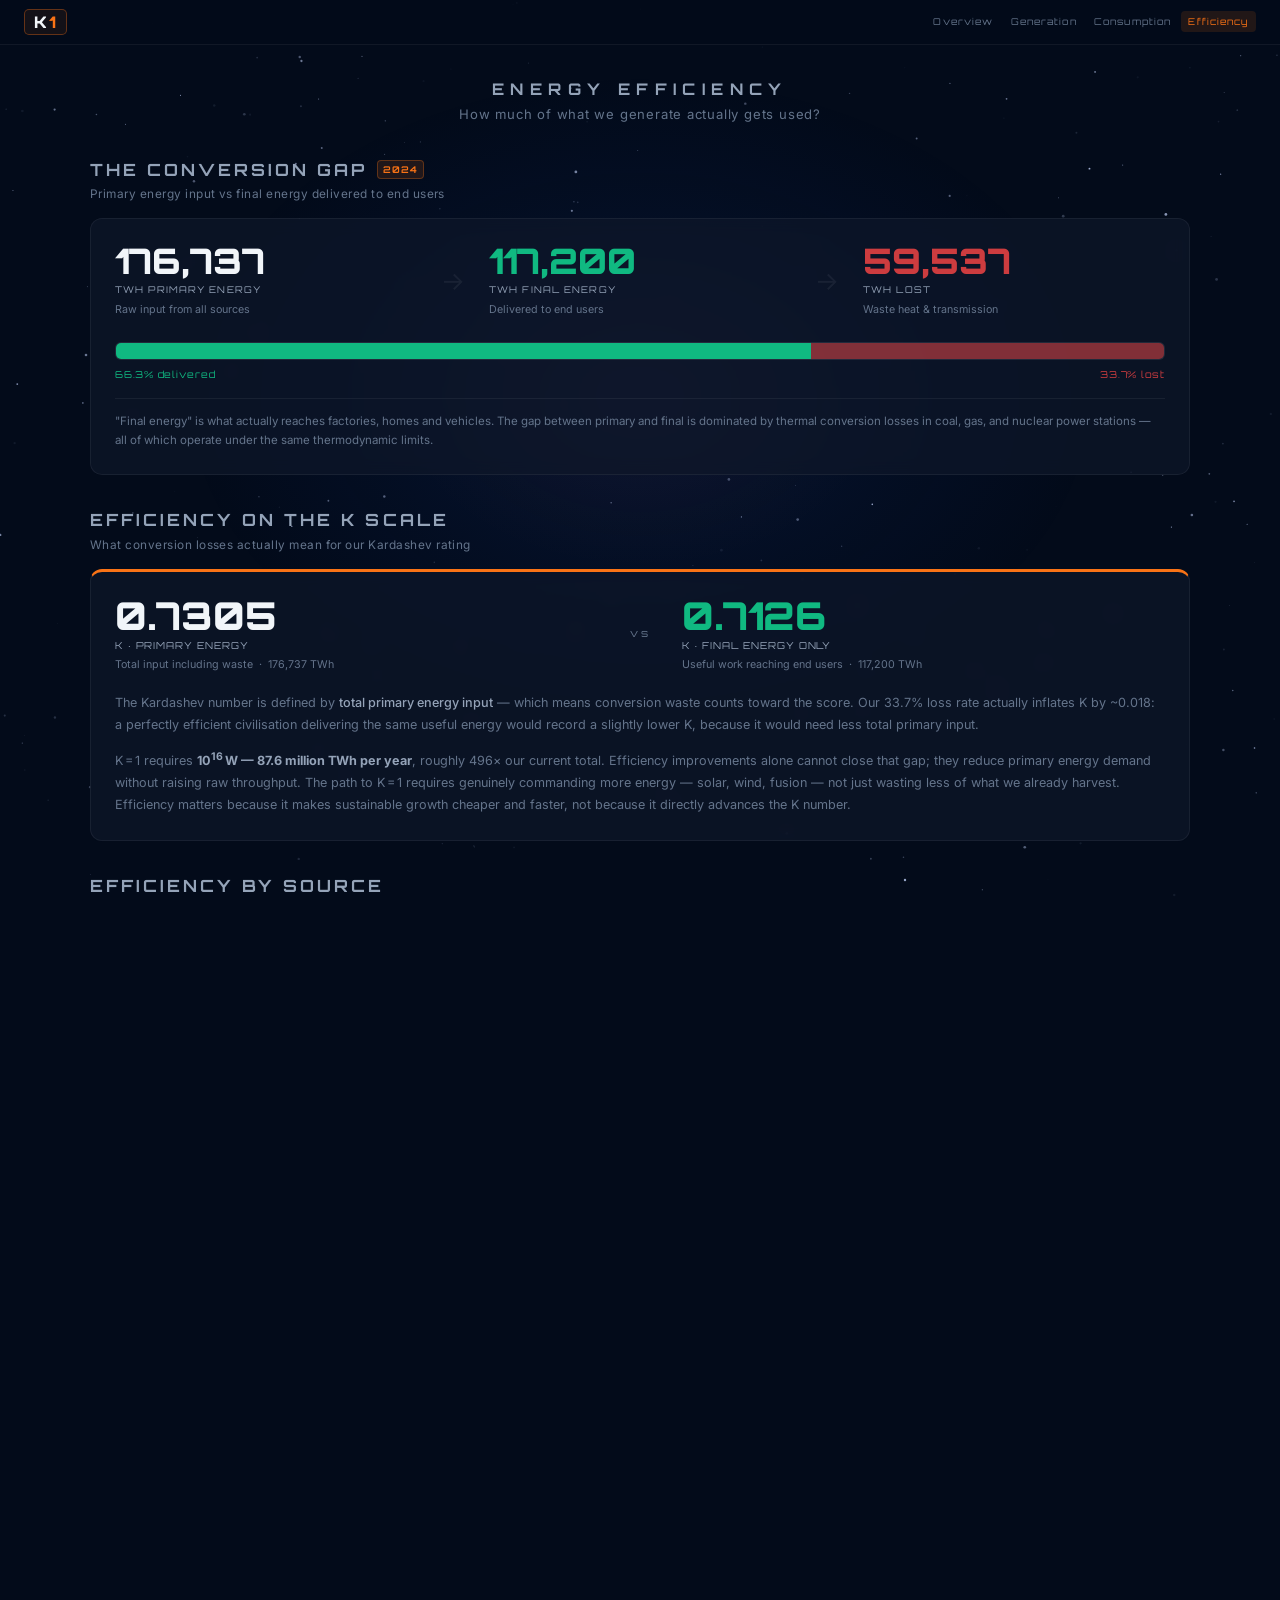
<file: efficiency.html>
<!DOCTYPE html>
<html lang="en">
<head>
  <meta charset="UTF-8">
  <meta name="viewport" content="width=device-width, initial-scale=1.0">
  <title>Energy Efficiency — Kardashev Type I Tracker</title>

  <link rel="preconnect" href="https://fonts.googleapis.com">
  <link rel="preconnect" href="https://fonts.gstatic.com" crossorigin>
  <link href="https://fonts.googleapis.com/css2?family=Orbitron:wght@400;700;900&family=Inter:wght@300;400;500&display=swap" rel="stylesheet">
  <link rel="stylesheet" href="css/main.css">
  <link rel="stylesheet" href="css/efficiency.css">
</head>
<body>

  <nav class="site-nav-bar" aria-label="Site navigation">
    <a href="index.html" class="k1-logo">K<span class="k1-one">1</span></a>
    <div class="top-nav-links">
      <a href="index.html#overview" class="top-nav-link">Overview</a>
      <a href="generation.html"     class="top-nav-link">Generation</a>
      <a href="consumption.html"    class="top-nav-link">Consumption</a>
      <a href="efficiency.html"     class="top-nav-link active">Efficiency</a>
    </div>
  </nav>

  <canvas id="stars" aria-hidden="true"></canvas>

  <main>
    <header class="site-header">
      <div class="site-title">ENERGY EFFICIENCY</div>
      <div class="site-subtitle">How much of what we generate actually gets used?</div>
    </header>

    <!-- ── 1. The Conversion Gap ─────────────────────────────── -->
    <section class="eff-section">
      <div class="eff-hd">
        <div>
          <h2 class="eff-title">The Conversion Gap <span class="yr-tag" id="gap-year"></span></h2>
          <p class="eff-desc">Primary energy input vs final energy delivered to end users</p>
        </div>
      </div>
      <div class="gap-card eff-card">
        <div class="gap-stats">
          <div class="gap-stat">
            <div class="gap-val gap-val-primary" id="gap-primary">–</div>
            <div class="gap-label">TWh Primary Energy</div>
            <div class="gap-sub">Raw input from all sources</div>
          </div>
          <div class="gap-arrow" aria-hidden="true">→</div>
          <div class="gap-stat">
            <div class="gap-val gap-val-final" id="gap-final">–</div>
            <div class="gap-label">TWh Final Energy</div>
            <div class="gap-sub">Delivered to end users</div>
          </div>
          <div class="gap-arrow" aria-hidden="true">→</div>
          <div class="gap-stat">
            <div class="gap-val gap-val-lost" id="gap-lost-val">–</div>
            <div class="gap-label">TWh Lost</div>
            <div class="gap-sub">Waste heat &amp; transmission</div>
          </div>
        </div>
        <div class="gap-bar-wrap">
          <div class="gap-bar" role="img" aria-label="Energy conversion bar">
            <div class="gap-bar-final" id="gap-bar-final" style="width:0%"></div>
            <div class="gap-bar-lost"  id="gap-bar-lost"  style="width:0%"></div>
          </div>
          <div class="gap-bar-labels">
            <span class="gbl-used" id="gbl-used">– delivered</span>
            <span class="gbl-lost" id="gbl-lost">– lost</span>
          </div>
        </div>
        <p class="gap-footnote">
          "Final energy" is what actually reaches factories, homes and vehicles. The gap between primary
          and final is dominated by thermal conversion losses in coal, gas, and nuclear power stations —
          all of which operate under the same thermodynamic limits.
        </p>
      </div>
    </section>

    <!-- ── 2. Efficiency on the K Scale ────────────────────── -->
    <section class="eff-section">
      <div class="eff-hd">
        <div>
          <h2 class="eff-title">Efficiency on the K Scale</h2>
          <p class="eff-desc">What conversion losses actually mean for our Kardashev rating</p>
        </div>
      </div>
      <div class="eff-kscale-card eff-card">
        <div class="ks-compare">
          <div class="ks-stat">
            <div class="ks-val" id="ks-primary">–</div>
            <div class="ks-label">K · primary energy</div>
            <div class="ks-sub">Total input including waste &nbsp;·&nbsp; <span id="ks-primary-twh">–</span> TWh</div>
          </div>
          <div class="ks-vs">vs</div>
          <div class="ks-stat">
            <div class="ks-val ks-val-final" id="ks-final">–</div>
            <div class="ks-label">K · final energy only</div>
            <div class="ks-sub">Useful work reaching end users &nbsp;·&nbsp; <span id="ks-final-twh">–</span> TWh</div>
          </div>
        </div>
        <p class="ks-body">
          The Kardashev number is defined by <em>total primary energy input</em> — which means conversion
          waste counts toward the score. Our 33.7% loss rate actually inflates K by ~0.018: a perfectly
          efficient civilisation delivering the same useful energy would record a slightly lower K, because
          it would need less total primary input.
        </p>
        <p class="ks-body">
          K&thinsp;=&thinsp;1 requires <strong>10<sup>16</sup>&thinsp;W — 87.6 million TWh per year</strong>,
          roughly 496× our current total. Efficiency improvements alone cannot close that gap; they reduce
          primary energy demand without raising raw throughput. The path to K&thinsp;=&thinsp;1 requires
          genuinely commanding more energy — solar, wind, fusion — not just wasting less of what we already
          harvest. Efficiency matters because it makes sustainable growth cheaper and faster, not because
          it directly advances the K number.
        </p>
      </div>
    </section>

    <!-- ── 3. Source efficiency cards ───────────────────────── -->
    <section class="eff-section">
      <div class="eff-hd">
        <div>
          <h2 class="eff-title">Efficiency by Source</h2>
          <p class="eff-desc">Fraction of raw input that becomes usable electricity or work</p>
        </div>
      </div>
      <div class="src-eff-grid" id="src-eff-grid"></div>
      <p class="eff-note">
        For thermal sources (coal, gas, nuclear), efficiency = electrical output ÷ fuel heat content.
        For direct-electric sources (solar, wind, hydro), captured energy converts to electricity
        with minimal loss — the "uncaptured" resource continues naturally in the environment.
      </p>
    </section>

    <!-- ── 4. Pathways to K=1 ────────────────────────────────── -->
    <section class="eff-section">
      <div class="eff-hd">
        <div>
          <h2 class="eff-title">Pathways to K&thinsp;=&thinsp;1</h2>
          <p class="eff-desc">The efficiency levers that could accelerate civilisational progress</p>
        </div>
      </div>
      <div class="pathway-grid" id="pathway-grid"></div>
    </section>

  </main>

  <footer class="site-footer">
    <span class="sf-left"><span id="footer-year">2026</span> &ndash; <a href="https://kesharis.github.io/" target="_blank" rel="noopener">Shuvam Keshari</a></span>
    <span class="sf-right">Data: <a href="https://ourworldindata.org/energy" target="_blank" rel="noopener">Our World in Data</a></span>
  </footer>

  <script src="js/stars.js"></script>
  <script src="js/efficiency.js"></script>
</body>
</html>
</file>
<file: css/main.css>
/* ================================================================
   Kardashev Type I Tracker — Styles
   ================================================================ */

/* ── Reset ───────────────────────────────────────────────────── */
*, *::before, *::after { box-sizing: border-box; margin: 0; padding: 0; }

/* ── Design tokens ───────────────────────────────────────────── */
:root {
  --bg:            #030b1a;       /* deep space */
  --bg-card:       rgba(15, 23, 42, 0.7);
  --ring-track:    #1e293b;       /* dim slate   */
  --ring-fill:     #f97316;       /* amber-500   */
  --ring-glow:     rgba(249, 115, 22, 0.45);
  --ring-tip:      #fb923c;       /* amber-400   */
  --text:          #f1f5f9;
  --text-dim:      #64748b;       /* slate-500   */
  --text-mid:      #94a3b8;       /* slate-400   */
  --accent:        #f97316;
  --accent-dim:    rgba(249, 115, 22, 0.12);
  --border:        rgba(255,255,255,0.06);

  /* Globe sizing — ring SVG lives inside the same div, so no separate scene var needed */
  --globe: clamp(220px, min(55vmin, 85vw), 500px);
}

/* ── Base ────────────────────────────────────────────────────── */
html, body {
  height: 100%;
  background: var(--bg);
  color: var(--text);
  font-family: 'Inter', system-ui, sans-serif;
  line-height: 1.5;
  -webkit-font-smoothing: antialiased;
  overflow-x: hidden;
}

body {
  display: flex;
  flex-direction: column;
}

/* Subtle radial nebula centred on the Earth — makes it feel like
   the planet's atmosphere is illuminating the surrounding space. */
body::before {
  content: '';
  position: fixed;
  inset: 0;
  z-index: 0;
  pointer-events: none;
  background:
    radial-gradient(ellipse 55% 55% at 50% 44%,
      rgba(29, 78, 216, 0.12) 0%,
      transparent 65%),
    radial-gradient(ellipse 35% 35% at 50% 44%,
      rgba(249, 115, 22, 0.05) 0%,
      transparent 55%);
}

/* ── Star field canvas ───────────────────────────────────────── */
#stars {
  position: fixed;
  inset: 0;
  z-index: 0;
  pointer-events: none;
}

/* ── Page shell ──────────────────────────────────────────────── */
main {
  position: relative;
  z-index: 1;
  flex: 1;
  display: flex;
  flex-direction: column;
  align-items: center;
  padding: 2rem 1.5rem 1.5rem;
  gap: 2rem;
}

/* ── Site header ─────────────────────────────────────────────── */
.site-header {
  text-align: center;
}

.site-title {
  font-family: 'Orbitron', sans-serif;
  font-size: clamp(0.75rem, 2vw, 1rem);
  font-weight: 700;
  letter-spacing: 0.4em;
  color: var(--text-mid);
}

.site-subtitle {
  font-size: clamp(0.7rem, 1.5vw, 0.82rem);
  color: var(--text-dim);
  letter-spacing: 0.06em;
  margin-top: 0.3rem;
}

/* ── Hero section ────────────────────────────────────────────── */
.hero {
  flex: 1;
  display: flex;
  flex-direction: column;
  align-items: center;
  justify-content: center;
  gap: 4rem;
  margin-top: -1.6rem; /* tightens gap from site-header to ~0.4rem */
  min-height: calc(100svh - 9rem);
}

/* ── Earth scene ─────────────────────────────────────────────── */
/*
  Both #globe and .k-ring use position:absolute + inset:0, so they
  share the exact same bounding box — the globe's center IS the ring's
  center by construction, regardless of screen size.
*/
.earth-scene {
  position: relative;
  width: var(--globe);
  height: var(--globe);
  flex-shrink: 0;
}

#globe {
  position: absolute;
  inset: 0;
  z-index: 1;
}

.k-ring {
  /* Centred on the globe's midpoint but 30% larger so the ring
     sits comfortably outside the Earth sphere + atmosphere. */
  position: absolute;
  top: 50%;
  left: 50%;
  transform: translate(-50%, -50%);
  width: 105%;
  height: 105%;
  pointer-events: none;
  z-index: 2;
  overflow: visible;
}

/* ── SVG ring elements ───────────────────────────────────────── */

/* Outer thin orbital ring */
.ring-orbit-outer {
  fill: none;
  stroke: var(--ring-fill);
  stroke-width: 0.22;
  opacity: 0.25;
}

/* Inner thin orbital ring */
.ring-orbit-inner {
  fill: none;
  stroke: var(--ring-fill);
  stroke-width: 0.22;
  opacity: 0.15;
}

/* Segmented dashed track (full circle) */
.ring-track {
  fill: none;
  stroke: var(--ring-fill);
  stroke-width: 0.44;
  opacity: 0.12;
  stroke-dasharray: 8 2;
}

/* Wide soft glow layer — draws behind the main arc, pulses */
.ring-pulse {
  fill: none;
  stroke: var(--ring-fill);
  stroke-width: 5.5;
  stroke-linecap: butt;
  stroke-dasharray: 565.49;
  stroke-dashoffset: 565.49;
  transition: stroke-dashoffset 2.8s cubic-bezier(0.16, 1, 0.3, 1);
  animation: hud-pulse 3s ease-in-out infinite;
}

/* Main progress arc — sharp HUD linecap */
.ring-progress {
  fill: none;
  stroke: var(--ring-fill);
  stroke-width: 1.32;
  stroke-linecap: butt;
  stroke-dasharray: 565.49;
  stroke-dashoffset: 565.49;
  transition: stroke-dashoffset 2.8s cubic-bezier(0.16, 1, 0.3, 1);
}

/* Cross-hatch tick marks */
.tick-major {
  stroke: var(--ring-fill);
  stroke-width: 0.66;
  stroke-linecap: butt;
  opacity: 0.55;
}

/* K=1 label */
.ring-label {
  fill: var(--text-dim);
  font-family: 'Orbitron', monospace;
  font-size: 5px;
  letter-spacing: 0.08em;
}

/* Tip dot */
.ring-tip {
  fill: white;
  opacity: 0;      /* JS fades this in when animation starts */
  transition: opacity 0.4s ease;
}

/* Halo ring — expands outward and fades, radar-ping style */
.ring-tip-halo {
  fill: none;
  stroke: var(--ring-fill);
  stroke-width: 0.8;
  opacity: 0;
  transform-box: fill-box;      /* scale from the circle's own centre */
  transform-origin: center;
}

.ring-tip-halo.active {
  animation: tip-halo 2s ease-out infinite;
}

@keyframes tip-halo {
  0%   { transform: scale(1);   opacity: 0.75; }
  100% { transform: scale(3.2); opacity: 0; }
}

/* Pulse glow animation */
@keyframes hud-pulse {
  0%, 100% { opacity: 0.06; }
  50%       { opacity: 0.22; }
}

/* ── Kardashev number display ────────────────────────────────── */
.k-display {
  display: flex;
  flex-direction: column;
  align-items: center;
  gap: 0.45rem;
  text-align: center;
}

.k-label {
  font-family: 'Orbitron', sans-serif;
  font-size: 0.6rem;
  letter-spacing: 0.45em;
  color: var(--text-dim);
}

.k-number {
  font-family: 'Orbitron', sans-serif;
  font-size: clamp(3.2rem, 9vw, 5.5rem);
  font-weight: 900;
  letter-spacing: 0.04em;
  line-height: 1;
  /* Amber glow matching the ring */
  text-shadow:
    0 0 30px rgba(249, 115, 22, 0.5),
    0 0 70px rgba(249, 115, 22, 0.2);
}

.k-progress-text {
  font-family: 'Orbitron', sans-serif;
  font-size: clamp(0.75rem, 2vw, 0.92rem);
  color: var(--accent);
  letter-spacing: 0.1em;
  min-height: 1.2em;
}

.k-stats {
  font-size: 0.8rem;
  color: var(--text-mid);
  display: flex;
  align-items: center;
  gap: 0.6rem;
  flex-wrap: wrap;
  justify-content: center;
}

.sep {
  opacity: 0.35;
}

.k-date {
  font-size: 0.7rem;
  color: var(--text-dim);
  letter-spacing: 0.05em;
  margin-top: 0.1rem;
}

/* ── Page navigation cards ───────────────────────────────────── */
.page-nav {
  display: flex;
  gap: 1rem;
  flex-wrap: wrap;
  justify-content: center;
  padding-bottom: 0.5rem;
}

.nav-card {
  display: flex;
  align-items: center;
  gap: 0.5rem;
  padding: 0.55rem 1.1rem;
  background: var(--bg-card);
  border: 1px solid var(--border);
  border-radius: 8px;
  color: var(--text-mid);
  text-decoration: none;
  font-size: 0.82rem;
  letter-spacing: 0.02em;
  backdrop-filter: blur(8px);
  transition: border-color 0.2s, color 0.2s, background 0.2s;
}

.nav-card:hover {
  border-color: var(--accent);
  color: var(--text);
  background: var(--accent-dim);
}

.nav-icon { font-size: 0.85rem; }

.nav-arrow {
  opacity: 0.45;
  transition: transform 0.2s, opacity 0.2s;
}

.nav-card:hover .nav-arrow {
  transform: translateX(3px);
  opacity: 1;
}

/* ── Top navigation bar ──────────────────────────────────────── */
.site-nav-bar {
  position: sticky;
  top: 0;
  z-index: 100;
  display: flex;
  align-items: center;
  justify-content: space-between;
  padding: 0.55rem 1.5rem;
  background: rgba(3, 11, 26, 0.88);
  border-bottom: 1px solid var(--border);
  backdrop-filter: blur(14px);
  -webkit-backdrop-filter: blur(14px);
}

/* K1 brand link */
.k1-logo {
  font-family: 'Orbitron', sans-serif;
  font-size: 1rem;
  font-weight: 900;
  letter-spacing: 0.14em;
  color: var(--text);
  text-decoration: none;
  padding: 0.25em 0.55em;
  border: 1px solid rgba(249, 115, 22, 0.35);
  border-radius: 5px;
  background: rgba(249, 115, 22, 0.07);
  transition: border-color 0.2s, background 0.2s;
  line-height: 1;
  flex-shrink: 0;
}

.k1-logo:hover {
  border-color: var(--accent);
  background: rgba(249, 115, 22, 0.16);
}

/* The '1' in amber */
.k1-one {
  color: var(--accent);
  font-weight: 900;
}

/* Right-side page links */
.top-nav-links {
  display: flex;
  align-items: center;
  gap: 0.15rem;
}

.top-nav-link {
  font-family: 'Orbitron', sans-serif;
  font-size: 0.58rem;
  letter-spacing: 0.12em;
  padding: 0.38em 0.8em;
  border-radius: 4px;
  color: var(--text-dim);
  text-decoration: none;
  transition: color 0.18s, background 0.18s;
  white-space: nowrap;
}

.top-nav-link:hover {
  color: var(--text-mid);
  background: rgba(255, 255, 255, 0.05);
}

.top-nav-link.active {
  color: var(--accent);
  background: var(--accent-dim);
}

/* ── Ring milestone year labels ──────────────────────────────── */
.ring-year {
  fill: var(--text-dim);
  font-family: 'Orbitron', monospace;
  font-size: 5.5px;
  letter-spacing: 0.05em;
  opacity: 0.7;
}

/* Minor tick marks at 12.5 / 37.5 / 62.5 / 87.5% */
.tick-minor {
  stroke: var(--ring-fill);
  stroke-width: 0.44;
  stroke-linecap: butt;
  opacity: 0.35;
}

/* ── Site footer ─────────────────────────────────────────────── */
.site-footer {
  position: relative;
  z-index: 10;
  width: 100%;
  display: flex;
  align-items: center;
  justify-content: space-between;
  gap: 1rem;
  padding: 0.7rem 1.5rem;
  background: rgba(3, 11, 26, 0.9);
  border-top: 1px solid var(--border);
  backdrop-filter: blur(14px);
  font-size: 0.62rem;
  color: var(--text-dim);
  letter-spacing: 0.04em;
  flex-shrink: 0;
}

.site-footer a {
  color: var(--text-mid);
  text-decoration: none;
  transition: color 0.18s;
}

.site-footer a:hover { color: var(--accent); }

.sf-right { text-align: right; }

/* ── Overview section ────────────────────────────────────────── */
.ov-section {
  scroll-margin-top: 3.5rem; /* clear the sticky nav on anchor jump */
  width: min(100%, 1100px);
  display: flex;
  flex-direction: column;
  gap: 1.25rem;
  padding-bottom: 2rem;
}

.ov-hd {
  text-align: center;
}

.ov-title {
  font-family: 'Orbitron', sans-serif;
  font-size: clamp(0.8rem, 2vw, 1.05rem);
  font-weight: 700;
  letter-spacing: 0.3em;
  color: var(--text-mid);
  margin: 0;
}

.ov-subtitle {
  font-size: 0.74rem;
  color: var(--text-dim);
  letter-spacing: 0.04em;
  margin-top: 0.3rem;
}

/* Three-column card grid */
.ov-grid {
  display: grid;
  grid-template-columns: repeat(auto-fill, minmax(300px, 1fr));
  gap: 1rem;
}

.ov-card {
  background: var(--bg-card);
  border: 1px solid var(--border);
  border-radius: 12px;
  padding: 1.35rem 1.35rem 1.2rem;
  display: flex;
  flex-direction: column;
  gap: 0.8rem;
  backdrop-filter: blur(8px);
}

.ov-card-formula {
  border-color: rgba(249, 115, 22, 0.2);
}

/* Card header row */
.ov-card-hd {
  display: flex;
  align-items: center;
  gap: 0.55rem;
}

.ov-card-icon { font-size: 1rem; line-height: 1; }

.ov-card-name {
  font-family: 'Orbitron', sans-serif;
  font-size: 0.68rem;
  font-weight: 700;
  letter-spacing: 0.18em;
  color: var(--accent);
  text-transform: uppercase;
}

/* Body text */
.ov-body {
  font-size: 0.8rem;
  color: var(--text-mid);
  line-height: 1.65;
}

.ov-body strong { color: var(--text); font-weight: 500; }

/* Type I / II / III rows */
.ov-type-list {
  display: flex;
  flex-direction: column;
  gap: 0.55rem;
  margin-top: 0.2rem;
}

.ov-type {
  display: flex;
  align-items: center;
  gap: 0.7rem;
  padding: 0.5rem 0.65rem;
  border-radius: 7px;
  background: rgba(255,255,255,0.03);
  border: 1px solid var(--border);
}

.ov-type-badge {
  font-family: 'Orbitron', sans-serif;
  font-size: 0.6rem;
  font-weight: 900;
  width: 1.6em;
  height: 1.6em;
  border-radius: 4px;
  display: flex;
  align-items: center;
  justify-content: center;
  flex-shrink: 0;
}

.t1 { background: rgba(249,115,22,0.15); color: #f97316; }
.t2 { background: rgba(99,102,241,0.15); color: #818cf8; }
.t3 { background: rgba(34,197,94,0.12);  color: #4ade80; }

.ov-type-text {
  display: flex;
  flex-direction: column;
  gap: 0.1rem;
  flex: 1;
  min-width: 0;
}

.ov-type-name {
  font-family: 'Orbitron', sans-serif;
  font-size: 0.6rem;
  letter-spacing: 0.1em;
  color: var(--text);
}

.ov-type-desc {
  font-size: 0.68rem;
  color: var(--text-dim);
}

.ov-type-val {
  font-family: 'Orbitron', sans-serif;
  font-size: 0.62rem;
  color: var(--text-mid);
  letter-spacing: 0.05em;
  white-space: nowrap;
}

/* Formula display */
.ov-formula-wrap {
  display: flex;
  justify-content: center;
  padding: 1.1rem 0 0.6rem;
}

.ov-formula {
  display: flex;
  align-items: center;
  gap: 0.6rem;
  font-family: 'Orbitron', sans-serif;
  color: var(--accent);
}

.ov-fvar {
  font-size: 1.5rem;
  font-weight: 900;
  letter-spacing: 0.04em;
}

.ov-feq {
  font-size: 1.2rem;
  opacity: 0.6;
}

.ov-frac {
  display: flex;
  flex-direction: column;
  align-items: center;
  gap: 0.25rem;
}

.ov-fnum {
  font-size: 0.9rem;
  letter-spacing: 0.04em;
  border-bottom: 1.5px solid var(--accent);
  padding-bottom: 0.25rem;
  width: 100%;
  text-align: center;
}

.ov-fden {
  font-size: 0.9rem;
  letter-spacing: 0.1em;
}

/* Formula legend */
.ov-formula-legend {
  display: flex;
  flex-direction: column;
  gap: 0.35rem;
  padding: 0.75rem 0.9rem;
  background: rgba(249, 115, 22, 0.05);
  border: 1px solid rgba(249, 115, 22, 0.15);
  border-radius: 7px;
}

.ov-leg-row {
  display: flex;
  align-items: baseline;
  gap: 0.6rem;
  font-size: 0.72rem;
}

.ov-leg-sym {
  font-family: 'Orbitron', sans-serif;
  font-size: 0.62rem;
  color: var(--accent);
  letter-spacing: 0.06em;
  white-space: nowrap;
  min-width: 3.5rem;
}

.ov-leg-def { color: var(--text-dim); }

/* ── Civilisation type cards ─────────────────────────────────── */
.ov-card-t1 { border-top: 3px solid #f97316; }
.ov-card-t2 { border-top: 3px solid #818cf8; }
.ov-card-t3 { border-top: 3px solid #4ade80; }

.ov-type-threshold {
  font-family: 'Orbitron', sans-serif;
  font-size: 0.62rem;
  letter-spacing: 0.08em;
  color: var(--text-mid);
  margin-top: -0.2rem;
}

.ov-evol-hd {
  font-family: 'Orbitron', sans-serif;
  font-size: 0.58rem;
  letter-spacing: 0.18em;
  color: var(--text-dim);
  text-transform: uppercase;
  padding-top: 0.75rem;
  border-top: 1px solid var(--border);
  margin-top: auto; /* push separator to consistent position */
}

/* ── Responsive ──────────────────────────────────────────────── */

@media (max-width: 400px) {
  .site-nav-bar { padding: 0.5rem 0.75rem; }
  .top-nav-link { padding: 0.35em 0.55em; font-size: 0.54rem; }
}

/* Compact layout for tall-but-narrow phones */
@media (max-width: 480px) {
  main  { padding: 1rem 0.75rem 0.75rem; gap: 1rem; }
  .hero { gap: 1.25rem; }
  .k-number { font-size: clamp(2.4rem, 12vw, 3.2rem); }
  .page-nav { flex-direction: column; align-items: stretch; }
  .nav-card { justify-content: center; }

  .hero { min-height: calc(100svh - 7rem); }

  .ring-year { font-size: 8px; }

  .ov-grid { grid-template-columns: 1fr; }
  .ov-card { padding: 1rem; }
  .ov-formula-wrap { padding: 0.8rem 0 0.4rem; }
  .ov-fvar { font-size: 1.2rem; }
  .ov-fnum, .ov-fden { font-size: 0.78rem; }
}

/* Very small phones (≤360px) */
@media (max-width: 360px) {
  main { padding: 0.75rem 0.5rem; gap: 0.75rem; }
  .hero { gap: 1rem; }
  .k-stats { flex-direction: column; gap: 0.2rem; }
  .sep    { display: none; }
}
</file>
<file: css/efficiency.css>
/* ================================================================
   Kardashev — Energy Efficiency page styles
   ================================================================ */

/* ── Section shell ────────────────────────────────────────────── */
.eff-section {
  width: min(100%, 1100px);
  display: flex;
  flex-direction: column;
  gap: 0.9rem;
}

.eff-hd {
  display: flex;
  align-items: flex-start;
  gap: 1rem;
  flex-wrap: wrap;
}

.eff-title {
  font-family: 'Orbitron', sans-serif;
  font-size: clamp(0.8rem, 2vw, 1.05rem);
  font-weight: 700;
  letter-spacing: 0.18em;
  color: var(--text-mid);
  text-transform: uppercase;
  display: flex;
  align-items: center;
  gap: 0.6rem;
  margin: 0;
}

.yr-tag {
  font-family: 'Orbitron', sans-serif;
  font-size: 0.58rem;
  color: var(--accent);
  background: var(--accent-dim);
  border: 1px solid rgba(249, 115, 22, 0.3);
  padding: 0.15em 0.55em;
  border-radius: 4px;
  letter-spacing: 0.1em;
}

.eff-desc {
  font-size: 0.74rem;
  color: var(--text-dim);
  letter-spacing: 0.04em;
  margin-top: 0.25rem;
}

/* ── Card base ────────────────────────────────────────────────── */
.eff-card {
  background: var(--bg-card);
  border: 1px solid var(--border);
  border-radius: 12px;
  padding: 1.5rem;
  backdrop-filter: blur(8px);
}

/* ── Shared note style ────────────────────────────────────────── */
.eff-note {
  font-size: 0.72rem;
  color: var(--text-dim);
  line-height: 1.6;
  padding: 0.85rem 1.1rem;
  background: rgba(15, 23, 42, 0.5);
  border: 1px solid var(--border);
  border-left: 3px solid rgba(249, 115, 22, 0.4);
  border-radius: 6px;
  margin: 0;
}

/* ── Conversion Gap card ──────────────────────────────────────── */
.gap-stats {
  display: flex;
  align-items: center;
  gap: 1.5rem;
  margin-bottom: 1.5rem;
  flex-wrap: wrap;
}

.gap-stat {
  display: flex;
  flex-direction: column;
  gap: 0.3rem;
  flex: 1;
  min-width: 130px;
}

.gap-val {
  font-family: 'Orbitron', sans-serif;
  font-size: clamp(1.4rem, 3.5vw, 2.2rem);
  font-weight: 900;
  line-height: 1;
  color: var(--text);
}

.gap-val-final { color: #10b981; }
.gap-val-lost  { color: #ef4444; opacity: 0.85; }

.gap-label {
  font-family: 'Orbitron', sans-serif;
  font-size: 0.58rem;
  letter-spacing: 0.12em;
  color: var(--text-mid);
  text-transform: uppercase;
}

.gap-sub {
  font-size: 0.67rem;
  color: var(--text-dim);
}

.gap-arrow {
  font-size: 1.6rem;
  color: var(--border);
  flex-shrink: 0;
  align-self: center;
  flex: 0;
  min-width: auto;
}

/* ── Gap visualisation bar ────────────────────────────────────── */
.gap-bar-wrap { margin-bottom: 1rem; }

.gap-bar {
  display: flex;
  height: 18px;
  border-radius: 6px;
  overflow: hidden;
  background: rgba(255,255,255,0.04);
  border: 1px solid var(--border);
}

.gap-bar-final {
  background: #10b981;
  height: 100%;
  transition: width 1.2s cubic-bezier(0.4, 0, 0.2, 1);
}

.gap-bar-lost {
  background: #ef4444;
  opacity: 0.5;
  height: 100%;
  transition: width 1.2s cubic-bezier(0.4, 0, 0.2, 1);
}

.gap-bar-labels {
  display: flex;
  justify-content: space-between;
  margin-top: 0.45rem;
}

.gbl-used {
  font-family: 'Orbitron', sans-serif;
  font-size: 0.6rem;
  color: #10b981;
  letter-spacing: 0.08em;
}

.gbl-lost {
  font-family: 'Orbitron', sans-serif;
  font-size: 0.6rem;
  color: #ef4444;
  letter-spacing: 0.08em;
  opacity: 0.85;
}

.gap-footnote {
  font-size: 0.72rem;
  color: var(--text-dim);
  line-height: 1.65;
  border-top: 1px solid var(--border);
  padding-top: 0.85rem;
  margin: 0;
}

/* ── K Scale comparison card ──────────────────────────────────── */
.eff-kscale-card { border-top: 3px solid var(--accent); }

.ks-compare {
  display: flex;
  align-items: center;
  gap: 2rem;
  margin-bottom: 1.25rem;
  flex-wrap: wrap;
}

.ks-stat {
  display: flex;
  flex-direction: column;
  gap: 0.25rem;
  flex: 1;
  min-width: 150px;
}

.ks-val {
  font-family: 'Orbitron', sans-serif;
  font-size: clamp(1.5rem, 3.5vw, 2.4rem);
  font-weight: 900;
  color: var(--text);
  line-height: 1;
}

.ks-val-final { color: #10b981; }

.ks-label {
  font-family: 'Orbitron', sans-serif;
  font-size: 0.6rem;
  letter-spacing: 0.1em;
  color: var(--text-mid);
  text-transform: uppercase;
}

.ks-sub {
  font-size: 0.67rem;
  color: var(--text-dim);
  line-height: 1.4;
}

.ks-vs {
  font-family: 'Orbitron', sans-serif;
  font-size: 0.65rem;
  color: var(--text-dim);
  letter-spacing: 0.2em;
  flex-shrink: 0;
}

.ks-body {
  font-size: 0.79rem;
  color: var(--text-dim);
  line-height: 1.75;
  margin: 0 0 0.75rem;
}

.ks-body:last-child { margin-bottom: 0; }

.ks-body em {
  color: var(--text-mid);
  font-style: normal;
  font-weight: 500;
}

.ks-body strong { color: var(--text-mid); }

/* ── Source efficiency grid ───────────────────────────────────── */
.src-eff-grid {
  display: grid;
  grid-template-columns: repeat(auto-fill, minmax(260px, 1fr));
  gap: 1rem;
}

.src-eff-card {
  background: var(--bg-card);
  border: 1px solid var(--border);
  border-radius: 10px;
  padding: 1.1rem;
  display: flex;
  flex-direction: column;
  gap: 0.6rem;
  backdrop-filter: blur(8px);
}

.eff-type-renewable { border-top: 3px solid #10b981; }
.eff-type-fossil    { border-top: 3px solid #6b7280; }
.eff-type-thermal   { border-top: 3px solid #7c3aed; }

.seff-header {
  display: flex;
  align-items: center;
  gap: 0.55rem;
}

.seff-dot {
  width: 10px;
  height: 10px;
  border-radius: 2px;
  flex-shrink: 0;
}

.seff-name {
  flex: 1;
  font-family: 'Orbitron', sans-serif;
  font-size: 0.66rem;
  font-weight: 700;
  letter-spacing: 0.12em;
  color: var(--text-mid);
  text-transform: uppercase;
}

.seff-pct {
  font-family: 'Orbitron', sans-serif;
  font-size: 1.15rem;
  font-weight: 900;
  color: var(--text);
  letter-spacing: 0.01em;
}

.seff-bar-track {
  height: 5px;
  border-radius: 3px;
  background: rgba(255,255,255,0.06);
  overflow: hidden;
}

.seff-bar-fill {
  height: 100%;
  border-radius: 3px;
  opacity: 0.85;
  transition: width 0.9s ease;
}

.seff-note {
  font-size: 0.68rem;
  color: var(--text-dim);
  line-height: 1.55;
  margin: 0;
}

/* ── Pathways grid ────────────────────────────────────────────── */
.pathway-grid {
  display: grid;
  grid-template-columns: repeat(auto-fill, minmax(280px, 1fr));
  gap: 1rem;
}

.pathway-card {
  background: var(--bg-card);
  border: 1px solid var(--border);
  border-top: 3px solid var(--pw-color, var(--accent));
  border-radius: 10px;
  padding: 1.25rem 1.25rem 1rem;
  display: flex;
  flex-direction: column;
  gap: 0.7rem;
  backdrop-filter: blur(8px);
}

.pw-header {
  display: flex;
  align-items: flex-start;
  gap: 0.65rem;
}

.pw-icon {
  font-size: 1.3rem;
  line-height: 1;
  flex-shrink: 0;
}

.pw-title-wrap {
  display: flex;
  flex-direction: column;
  gap: 0.2rem;
}

.pw-title {
  font-family: 'Orbitron', sans-serif;
  font-size: 0.72rem;
  font-weight: 700;
  letter-spacing: 0.14em;
  color: var(--pw-color, var(--accent));
  text-transform: uppercase;
}

.pw-metric {
  font-family: 'Orbitron', sans-serif;
  font-size: 1.1rem;
  font-weight: 900;
  color: var(--text);
  line-height: 1.1;
}

.pw-metric-label {
  font-size: 0.58rem;
  font-weight: 400;
  color: var(--text-dim);
  letter-spacing: 0.1em;
  margin-left: 0.25em;
}

.pw-body {
  font-size: 0.75rem;
  color: var(--text-dim);
  line-height: 1.65;
  margin: 0;
  flex: 1;
}

.pw-impact {
  font-size: 0.65rem;
  color: var(--text-dim);
  border-top: 1px solid var(--border);
  padding-top: 0.6rem;
  line-height: 1.5;
}

/* ── Responsive ───────────────────────────────────────────────── */
@media (max-width: 600px) {
  .eff-card { padding: 1rem; }

  .gap-stats {
    gap: 0.85rem;
    justify-content: space-between;
  }

  .gap-arrow { font-size: 1.1rem; }

  .paradox-callout { gap: 1rem; }

  .src-eff-grid {
    grid-template-columns: 1fr 1fr;
  }
}

@media (max-width: 380px) {
  .src-eff-grid { grid-template-columns: 1fr; }
}
</file>
